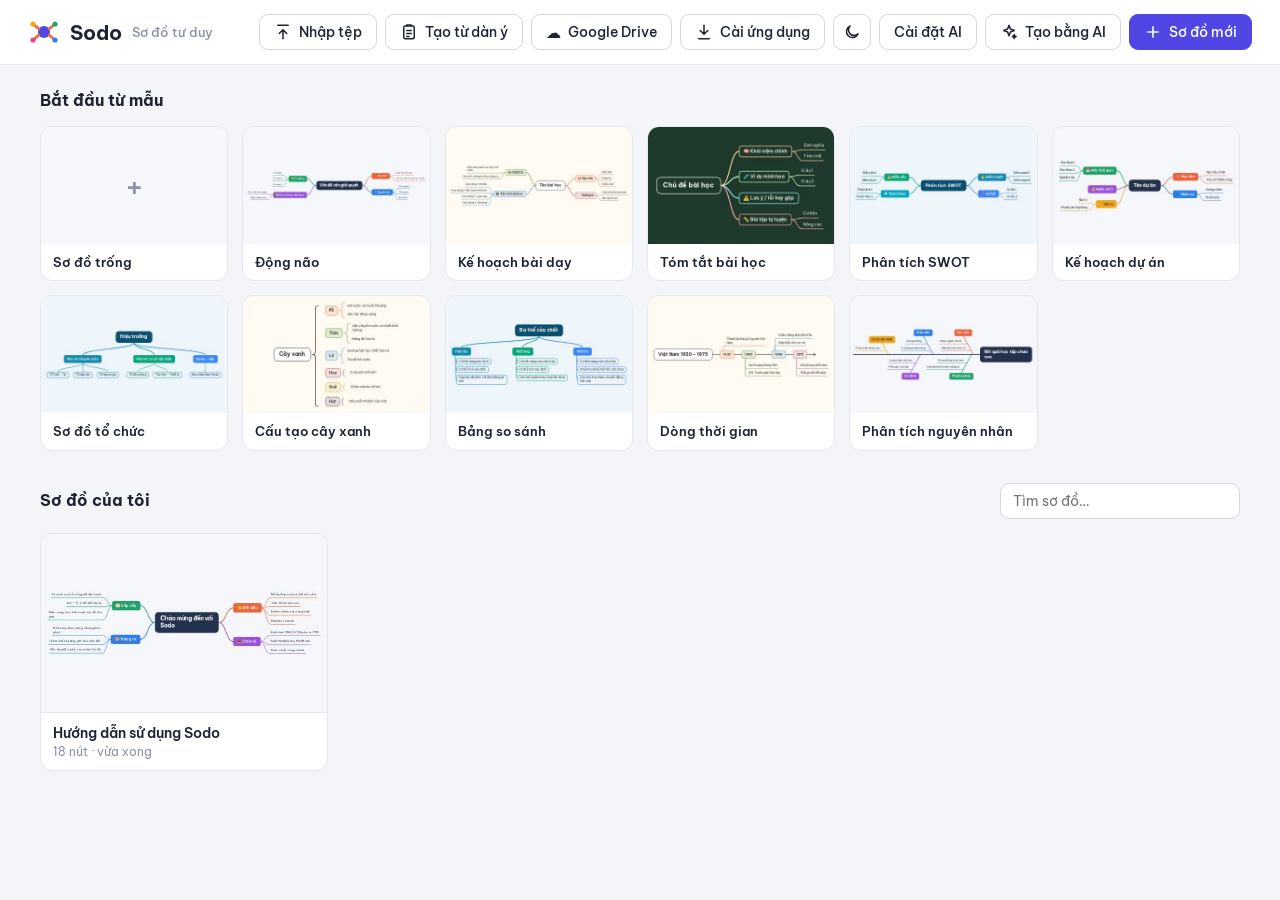
<file: index.html>
<!doctype html>
<html lang="vi">
<head>
<meta charset="utf-8">
<meta name="viewport" content="width=device-width, initial-scale=1">
<title>Sodo — Sơ đồ tư duy</title>
<link rel="preconnect" href="https://fonts.googleapis.com">
<link rel="preconnect" href="https://fonts.gstatic.com" crossorigin>
<link href="https://fonts.googleapis.com/css2?family=Be+Vietnam+Pro:ital,wght@0,400;0,500;0,600;0,700;1,400;1,600;1,700&family=Pangolin&display=swap" rel="stylesheet">
<link rel="manifest" href="manifest.webmanifest">
<link rel="icon" href="icons/icon.svg" type="image/svg+xml">
<link rel="apple-touch-icon" href="icons/apple-touch-icon.png">
<meta name="theme-color" content="#ffffff">
<meta name="apple-mobile-web-app-title" content="Sodo">
<link rel="stylesheet" href="styles.css">
</head>
<body>

<!-- ============ TRANG CHỦ ============ -->
<div id="home" class="screen">
  <header class="home-top">
    <div class="brand">
      <svg class="logo" viewBox="0 0 32 32"><circle cx="16" cy="16" r="6" fill="#4f46e5"/><path d="M21 13l6-5M21 19l6 5M11 13L5 8M11 19l-6 5" stroke="#f0643c" stroke-width="2.6" stroke-linecap="round"/><circle cx="27" cy="8" r="2.6" fill="#20a36b"/><circle cx="27" cy="24" r="2.6" fill="#2f80ed"/><circle cx="5" cy="8" r="2.6" fill="#f2a516"/><circle cx="5" cy="24" r="2.6" fill="#e8488a"/></svg>
      <span>Sodo</span><small>Sơ đồ tư duy</small>
    </div>
    <div class="home-actions">
      <button class="btn" data-act="import-file" data-icon="upload">Nhập tệp</button>
      <button class="btn" data-act="import-text" data-icon="text">Tạo từ dàn ý</button>
      <button class="btn drive-btn" data-act="drive" hidden><span class="cloud">☁</span><span class="lbl">Google Drive</span></button>
      <button class="btn" data-act="install-app" data-icon="download" hidden>Cài ứng dụng</button>
      <button class="btn icon-only" data-act="ui-toggle" data-icon="moon" title="Đổi giao diện sáng / tối" aria-label="Đổi giao diện sáng / tối"></button>
      <button class="btn" data-act="ai-settings" title="Chọn dịch vụ AI và nhập khóa API">Cài đặt AI</button>
      <button class="btn" data-act="ai-create" data-icon="sparkle">Tạo bằng AI</button>
      <button class="btn primary" data-act="new-tpl" data-tpl="blank" data-icon="plus">Sơ đồ mới</button>
    </div>
  </header>
  <main class="home-main">
    <section>
      <h2>Bắt đầu từ mẫu</h2>
      <div id="tpl-grid" class="tpl-grid"></div>
    </section>
    <section>
      <div class="sec-head">
        <h2>Sơ đồ của tôi</h2>
        <input id="home-search" class="field" type="search" placeholder="Tìm sơ đồ…">
      </div>
      <div id="map-grid" class="map-grid"></div>
    </section>
  </main>
  <input id="file-input" type="file" accept=".json,.md,.markdown,.txt,.mm,.opml,.xml" hidden>
</div>

<!-- ============ TRÌNH SOẠN THẢO ============ -->
<div id="editor" class="screen" hidden>
  <header class="tb">
    <button class="tbtn" data-act="home" data-icon="back" title="Về danh sách sơ đồ"></button>
    <input id="map-title" class="title-input" spellcheck="false" aria-label="Tên sơ đồ">
    <span id="save-state" class="save-state">Đã lưu</span>
    <button class="tbtn drive-btn" data-act="drive" hidden><span class="cloud">☁</span><span class="lbl">Google Drive</span></button>
    <span class="tb-sep"></span>
    <button class="tbtn" data-act="undo" data-icon="undo" title="Hoàn tác (Ctrl+Z)"></button>
    <button class="tbtn" data-act="redo" data-icon="redo" title="Làm lại (Ctrl+Shift+Z)"></button>
    <span class="tb-sep"></span>
    <button class="tbtn wide" data-act="add-child" data-icon="child" title="Thêm nút con (Tab)"><span class="lbl">Nút con</span></button>
    <button class="tbtn wide" data-act="add-sibling" data-icon="sibling" title="Thêm nút cùng cấp (Enter)"><span class="lbl">Cùng cấp</span></button>
    <button class="tbtn wide" data-act="relate" data-icon="relate" title="Nối hai nút bằng mũi tên"><span class="lbl">Mối nối</span></button>
    <button class="tbtn wide" data-act="ai-expand" data-icon="sparkle" title="AI gợi ý ý con cho nút đang chọn"><span class="lbl">AI gợi ý</span></button>
    <div class="tb-spacer"></div>
    <button class="tbtn" data-act="quiz" data-icon="quiz" title="Ôn tập: che chữ các nhánh, bấm để lật"></button>
    <button class="tbtn wide" data-act="questions" data-icon="check" title="Câu hỏi ôn tập do AI soạn: làm bài, chấm điểm, in đề"><span class="lbl">Câu hỏi</span></button>
    <button class="tbtn" data-act="toggle-outline" data-icon="outline" title="Dàn ý"></button>
    <button class="tbtn" data-act="search" data-icon="search" title="Tìm kiếm (Ctrl+F)"></button>
    <button class="tbtn" data-act="present" data-icon="play" title="Trình chiếu"></button>
    <button class="tbtn wide" data-act="share" data-icon="share" title="Chia sẻ bằng link"><span class="lbl">Chia sẻ</span></button>
    <div class="dd">
      <button class="tbtn wide" data-dd="export" data-icon="download" title="Xuất / tải về"><span class="lbl">Xuất</span></button>
      <div class="dd-menu" id="dd-export" hidden>
        <button data-act="export-png">Ảnh PNG</button>
        <button data-act="export-svg">Ảnh SVG (vector)</button>
        <button data-act="print">In / Lưu PDF</button>
        <button data-act="print-poster">In nhiều trang A4 (khổ lớn)</button>
        <button data-act="export-pptx">PowerPoint (.pptx)</button>
        <hr>
        <button data-act="export-md">Dàn ý Markdown (.md)</button>
        <button data-act="export-mm">FreeMind / XMind (.mm)</button>
        <button data-act="export-json">Tệp Sodo (.json)</button>
      </div>
    </div>
    <button class="tbtn" data-act="toggle-panel" data-icon="panel" title="Ẩn/hiện bảng định dạng"></button>
    <button class="tbtn" data-act="help" data-icon="help" title="Phím tắt"></button>
  </header>

  <div class="ed-body">
    <aside id="outline" class="outline" hidden>
      <div class="side-head">Dàn ý <button class="xbtn" data-act="toggle-outline" title="Đóng">×</button></div>
      <div class="ol-tip">Enter: dòng mới · Tab / Shift+Tab: thụt lề</div>
      <div id="ol-list" class="ol-list"></div>
    </aside>

    <div id="canvas" class="canvas" tabindex="-1">
      <div id="world">
        <svg id="edges" class="layer" width="1" height="1"></svg>
        <div id="nodes"></div>
        <svg id="rels" class="layer" width="1" height="1"></svg>
        <div id="drop-mark" hidden></div>
        <textarea id="node-editor" spellcheck="false" hidden></textarea>
      </div>

      <div id="searchbar" class="floatbar searchbar" hidden>
        <span data-icon="search"></span>
        <input id="search-input" placeholder="Tìm trong sơ đồ…">
        <span id="search-count" class="muted"></span>
        <button class="xbtn" data-act="search-prev" title="Trước">↑</button>
        <button class="xbtn" data-act="search-next" title="Sau">↓</button>
        <button class="xbtn" data-act="search-close" title="Đóng">×</button>
      </div>

      <div id="hint" class="hint" hidden></div>

      <div class="zoombar">
        <button data-act="zoom-out" title="Thu nhỏ (Ctrl+−)">−</button>
        <button data-act="zoom-reset" id="zoom-label" title="Về 100%">100%</button>
        <button data-act="zoom-in" title="Phóng to (Ctrl+=)">+</button>
        <button data-act="zoom-fit" data-icon="fit" title="Vừa màn hình (Ctrl+0)"></button>
      </div>

      <div id="quiz-bar" class="floatbar quiz-bar" hidden>
        <b>Ôn tập</b>
        <span class="seg-mini">
          <button data-act="quiz-depth" data-val="1" title="Che mọi nhánh, chỉ hiện chủ đề trung tâm">Che hết</button>
          <button data-act="quiz-depth" data-val="2" title="Hiện nhánh chính, che các ý con">Che ý con</button>
        </span>
        <span id="quiz-count" class="muted"></span>
        <button class="btn small" data-act="quiz-all">Hiện tất cả</button>
        <button class="btn small" data-act="quiz-reset">Che lại</button>
        <button class="xbtn" data-act="quiz-exit" title="Thoát (Esc)">×</button>
      </div>

      <div id="shared-bar" class="floatbar shared-bar" hidden>
        <span>Bạn đang xem sơ đồ được chia sẻ — thay đổi sẽ không được lưu.</span>
        <button class="btn small primary" data-act="save-shared">Lưu vào sơ đồ của tôi</button>
      </div>

      <div id="present-bar" class="present-bar" hidden>
        <button data-act="present-prev" title="Trước (←)">‹</button>
        <span id="present-count">1 / 1</span>
        <button data-act="present-next" title="Tiếp (→, Space)">›</button>
        <button data-act="present-play" title="Tự chạy (5 giây mỗi ý)" style="font-size:14px">▶</button>
        <select id="present-sec" title="Thời gian mỗi ý khi tự chạy"></select>
        <button data-act="present-fx" title="Hiệu ứng" style="font-size:16px">✨</button>
        <button data-act="present-exit" title="Thoát (Esc)">×</button>
      </div>
    </div>

    <aside id="panel" class="panel">
      <div class="tabs">
        <button data-act="panel-tab" data-val="node">Định dạng</button>
        <button data-act="panel-tab" data-val="map">Sơ đồ</button>
      </div>
      <div id="panel-body" class="panel-body"></div>
    </aside>
  </div>
</div>

<div id="modal-root"></div>
<div id="toasts"></div>
<script src="app.js"></script>
</body>
</html>
</file>
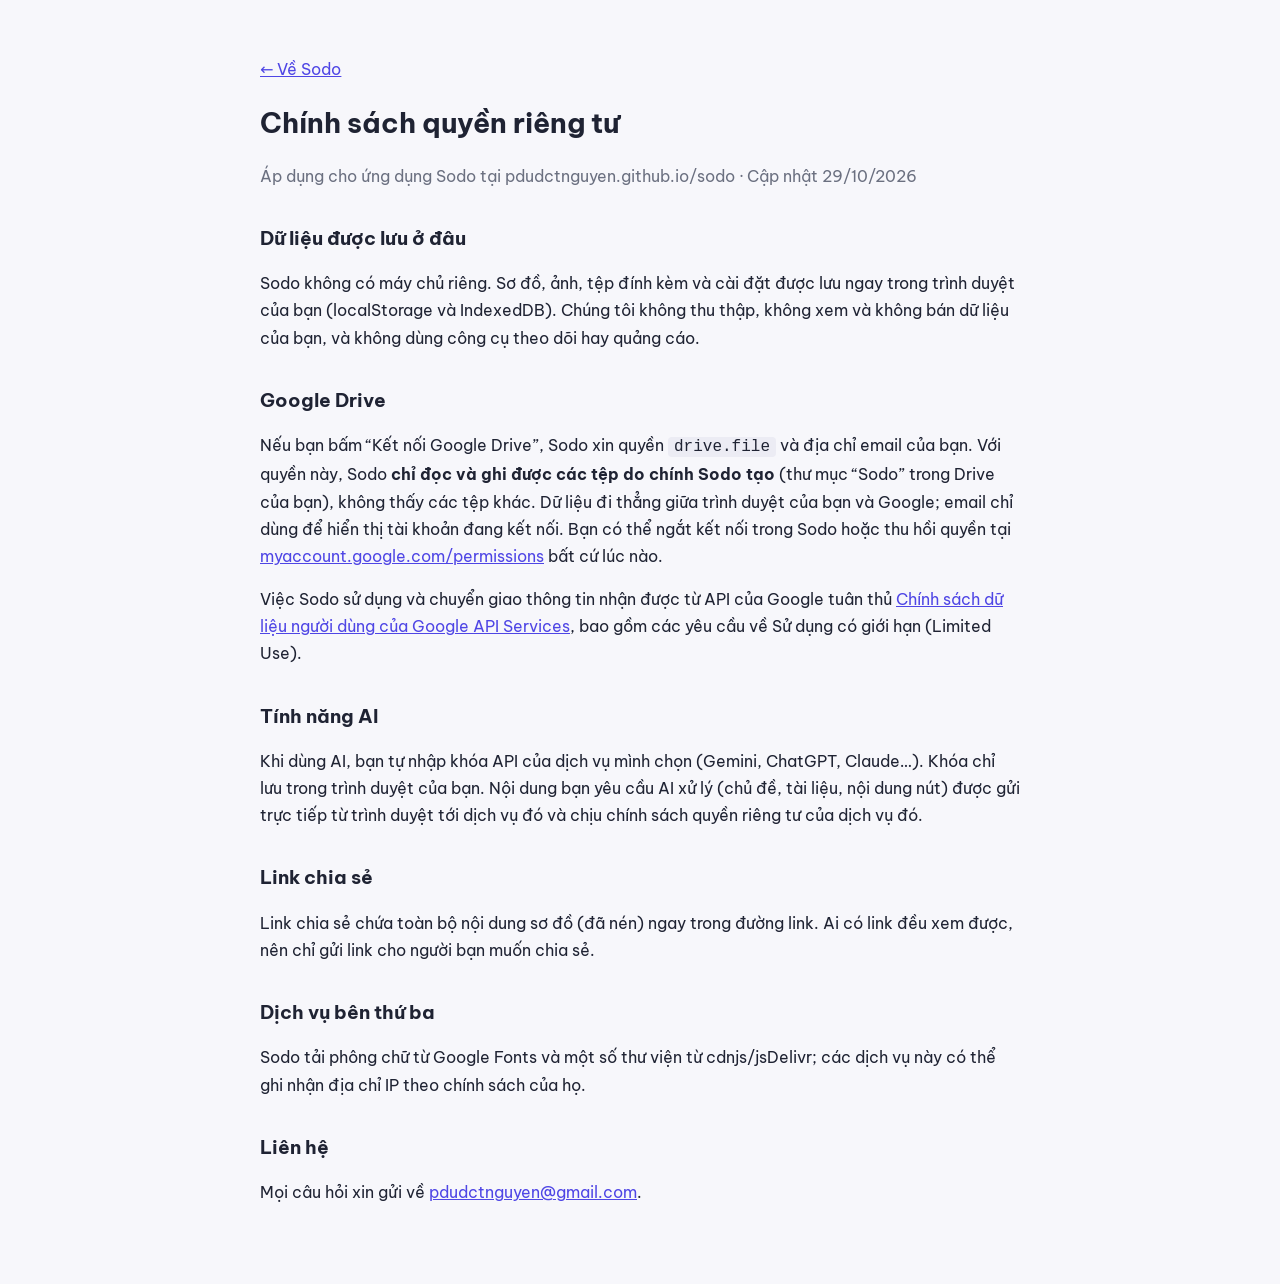
<file: privacy.html>
<!doctype html>
<html lang="vi">
<head>
<meta charset="utf-8">
<meta name="viewport" content="width=device-width, initial-scale=1">
<title>Sodo — Chính sách quyền riêng tư</title>
<link rel="icon" href="icons/icon.svg" type="image/svg+xml">
<link href="https://fonts.googleapis.com/css2?family=Be+Vietnam+Pro:wght@400;600;700&display=swap" rel="stylesheet">
<style>
  body { margin: 0; background: #f7f7fb; color: #1f2333; font: 16px/1.7 'Be Vietnam Pro', system-ui, sans-serif; }
  main { max-width: 760px; margin: 0 auto; padding: 40px 16px 64px; }
  h1 { font-size: 28px; margin: 0 0 4px; }
  h2 { font-size: 19px; margin: 32px 0 8px; }
  .muted { color: #6b7080; }
  a { color: #4f46e5; }
  code { background: #ececf4; padding: 1px 6px; border-radius: 4px; }
</style>
</head>
<body>
<main>
  <p><a href="./">← Về Sodo</a></p>
  <h1>Chính sách quyền riêng tư</h1>
  <p class="muted">Áp dụng cho ứng dụng Sodo tại pdudctnguyen.github.io/sodo · Cập nhật 29/10/2026</p>

  <h2>Dữ liệu được lưu ở đâu</h2>
  <p>Sodo không có máy chủ riêng. Sơ đồ, ảnh, tệp đính kèm và cài đặt được lưu ngay trong trình duyệt của bạn (localStorage và IndexedDB). Chúng tôi không thu thập, không xem và không bán dữ liệu của bạn, và không dùng công cụ theo dõi hay quảng cáo.</p>

  <h2>Google Drive</h2>
  <p>Nếu bạn bấm “Kết nối Google Drive”, Sodo xin quyền <code>drive.file</code> và địa chỉ email của bạn. Với quyền này, Sodo <b>chỉ đọc và ghi được các tệp do chính Sodo tạo</b> (thư mục “Sodo” trong Drive của bạn), không thấy các tệp khác. Dữ liệu đi thẳng giữa trình duyệt của bạn và Google; email chỉ dùng để hiển thị tài khoản đang kết nối. Bạn có thể ngắt kết nối trong Sodo hoặc thu hồi quyền tại <a href="https://myaccount.google.com/permissions">myaccount.google.com/permissions</a> bất cứ lúc nào.</p>
  <p>Việc Sodo sử dụng và chuyển giao thông tin nhận được từ API của Google tuân thủ <a href="https://developers.google.com/terms/api-services-user-data-policy">Chính sách dữ liệu người dùng của Google API Services</a>, bao gồm các yêu cầu về Sử dụng có giới hạn (Limited Use).</p>

  <h2>Tính năng AI</h2>
  <p>Khi dùng AI, bạn tự nhập khóa API của dịch vụ mình chọn (Gemini, ChatGPT, Claude…). Khóa chỉ lưu trong trình duyệt của bạn. Nội dung bạn yêu cầu AI xử lý (chủ đề, tài liệu, nội dung nút) được gửi trực tiếp từ trình duyệt tới dịch vụ đó và chịu chính sách quyền riêng tư của dịch vụ đó.</p>

  <h2>Link chia sẻ</h2>
  <p>Link chia sẻ chứa toàn bộ nội dung sơ đồ (đã nén) ngay trong đường link. Ai có link đều xem được, nên chỉ gửi link cho người bạn muốn chia sẻ.</p>

  <h2>Dịch vụ bên thứ ba</h2>
  <p>Sodo tải phông chữ từ Google Fonts và một số thư viện từ cdnjs/jsDelivr; các dịch vụ này có thể ghi nhận địa chỉ IP theo chính sách của họ.</p>

  <h2>Liên hệ</h2>
  <p>Mọi câu hỏi xin gửi về <a href="mailto:pdudctnguyen@gmail.com">pdudctnguyen@gmail.com</a>.</p>
</main>
</body>
</html>
</file>
<file: styles.css>
:root {
  --font: "Be Vietnam Pro", system-ui, -apple-system, "Segoe UI", sans-serif;
  --bg: #f4f5f9;
  --surface: #ffffff;
  --surface-2: #f7f8fb;
  --line: #e4e7ee;
  --line-2: #d3d8e2;
  --ink: #1d2433;
  --ink-2: #4b5466;
  --muted: #8a92a3;
  --accent: #4f46e5;
  --accent-2: #eef0ff;
  --danger: #dc2f45;
  --sel: #4c8bf5;
  --radius: 10px;
  --shadow: 0 1px 2px rgba(20, 28, 45, .06), 0 4px 16px rgba(20, 28, 45, .06);
  --shadow-lg: 0 12px 40px rgba(20, 28, 45, .18);
  --float: rgba(255, 255, 255, .95);
  color-scheme: light;
}
/* Giao diện tối: chọn tay (data-ui="dark") hoặc theo máy khi chưa chọn */
:root[data-ui="dark"] {
  --bg: #12151c; --surface: #1b1f29; --surface-2: #232835; --line: #2c3240; --line-2: #3b4253;
  --ink: #e8ebf1; --ink-2: #b6bdca; --muted: #828a9c; --accent: #7c74ff; --accent-2: #2a2852; --danger: #f0566a; --sel: #5b9bff;
  --shadow: 0 1px 2px rgba(0, 0, 0, .35), 0 4px 16px rgba(0, 0, 0, .3); --shadow-lg: 0 12px 40px rgba(0, 0, 0, .55);
  --float: rgba(27, 31, 41, .95); color-scheme: dark;
}
@media (prefers-color-scheme: dark) {
  :root:not([data-ui]) {
    --bg: #12151c; --surface: #1b1f29; --surface-2: #232835; --line: #2c3240; --line-2: #3b4253;
    --ink: #e8ebf1; --ink-2: #b6bdca; --muted: #828a9c; --accent: #7c74ff; --accent-2: #2a2852; --danger: #f0566a; --sel: #5b9bff;
    --shadow: 0 1px 2px rgba(0, 0, 0, .35), 0 4px 16px rgba(0, 0, 0, .3); --shadow-lg: 0 12px 40px rgba(0, 0, 0, .55);
    --float: rgba(27, 31, 41, .95); color-scheme: dark;
  }
}

* { box-sizing: border-box; }
html, body { margin: 0; height: 100%; }
body {
  font: 14px/1.45 var(--font);
  color: var(--ink);
  background: var(--bg);
  -webkit-font-smoothing: antialiased;
  overflow: hidden;
}
button, input, textarea, select { font: inherit; color: inherit; }
button { cursor: pointer; }
[hidden] { display: none !important; }
.screen { position: fixed; inset: 0; display: flex; flex-direction: column; }
svg.i { width: 18px; height: 18px; flex: none; }
.muted { color: var(--muted); }

/* ---------- Nút chung ---------- */
.btn {
  display: inline-flex; align-items: center; gap: 7px;
  height: 36px; padding: 0 14px;
  border: 1px solid var(--line-2); border-radius: 9px;
  background: var(--surface); font-weight: 500;
  transition: background .15s, border-color .15s;
}
.btn:hover { background: var(--surface-2); border-color: var(--line-2); }
.btn.primary { background: var(--accent); border-color: var(--accent); color: #fff; }
.btn.primary:hover { background: #4338ca; }
.btn.danger { background: var(--danger); border-color: var(--danger); color: #fff; }
.btn.small { height: 30px; padding: 0 10px; font-size: 13px; }
.field {
  height: 36px; padding: 0 12px; border: 1px solid var(--line-2); border-radius: 9px;
  background: var(--surface); outline: none; min-width: 0;
}
.field:focus, textarea.field:focus { border-color: var(--accent); box-shadow: 0 0 0 3px var(--accent-2); }
textarea.field { height: auto; padding: 10px 12px; resize: vertical; width: 100%; line-height: 1.5; }

/* ---------- Trang chủ ---------- */
.home-top {
  display: flex; align-items: center; justify-content: space-between; gap: 16px;
  padding: 14px 28px; background: var(--surface); border-bottom: 1px solid var(--line);
  flex-wrap: wrap;
}
.brand { display: flex; align-items: center; gap: 10px; font-weight: 700; font-size: 20px; }
.brand small { font-weight: 500; font-size: 13px; color: var(--muted); }
.logo { width: 32px; height: 32px; }
.home-actions { display: flex; gap: 8px; flex-wrap: wrap; }
.home-main { flex: 1; overflow: auto; padding: 24px 28px 60px; }
.home-main section { max-width: 1200px; margin: 0 auto 32px; }
.home-main h2 { font-size: 16px; margin: 0 0 14px; }
.sec-head { display: flex; align-items: center; justify-content: space-between; gap: 12px; margin-bottom: 14px; }
.sec-head h2 { margin: 0; }
.sec-head .field { width: 240px; }

.tpl-grid { display: grid; grid-template-columns: repeat(auto-fill, minmax(170px, 1fr)); gap: 14px; }
.tpl {
  border: 1px solid var(--line); border-radius: 12px; background: var(--surface);
  padding: 0; overflow: hidden; text-align: left; transition: transform .15s, box-shadow .15s;
}
.tpl:hover { transform: translateY(-2px); box-shadow: var(--shadow); }
.tpl img, .tpl .ph { display: block; width: 100%; aspect-ratio: 16/10; object-fit: cover; background: var(--surface-2); }
.tpl .ph { display: grid; place-items: center; font-size: 34px; color: var(--muted); }
.tpl span { display: block; padding: 9px 12px; font-weight: 600; font-size: 13px; }

.map-grid { display: grid; grid-template-columns: repeat(auto-fill, minmax(230px, 1fr)); gap: 16px; }
.card {
  position: relative; border: 1px solid var(--line); border-radius: 12px; background: var(--surface);
  overflow: hidden; cursor: pointer; transition: box-shadow .15s, transform .15s;
}
.card:hover { box-shadow: var(--shadow); transform: translateY(-2px); }
.card img, .card .ph { display: block; width: 100%; aspect-ratio: 16/10; object-fit: cover; background: var(--surface-2); border-bottom: 1px solid var(--line); }
.card .meta { padding: 10px 12px; }
.card .t { font-weight: 600; white-space: nowrap; overflow: hidden; text-overflow: ellipsis; }
.card .s { font-size: 12px; color: var(--muted); }
.card .acts {
  position: absolute; top: 8px; right: 8px; display: flex; gap: 4px; opacity: 0; transition: opacity .15s;
}
.card:hover .acts, .card:focus-within .acts { opacity: 1; }
.card .acts button {
  width: 30px; height: 30px; display: grid; place-items: center; border: none; border-radius: 8px;
  background: var(--float); box-shadow: var(--shadow); color: var(--ink-2);
}
.card .acts button:hover { color: var(--accent); }
.card .acts button.del:hover { color: var(--danger); }
.card .acts svg.i { width: 16px; height: 16px; }
.empty { padding: 40px; text-align: center; color: var(--muted); border: 1.5px dashed var(--line-2); border-radius: 12px; }

/* ---------- Thanh công cụ ---------- */
.tb {
  display: flex; align-items: center; gap: 4px; height: 54px; padding: 0 10px;
  background: var(--surface); border-bottom: 1px solid var(--line); flex: none; z-index: 5;
}
.tbtn {
  display: inline-flex; align-items: center; justify-content: center; gap: 6px;
  min-width: 36px; height: 36px; padding: 0 8px; border: none; border-radius: 8px;
  background: transparent; color: var(--ink-2); font-weight: 500; font-size: 13px;
}
.tbtn:hover { background: var(--surface-2); color: var(--ink); }
.tbtn.on { background: var(--accent-2); color: var(--accent); }
.tbtn:disabled { opacity: .35; cursor: default; background: transparent; }
.tb-sep { width: 1px; height: 22px; background: var(--line); margin: 0 6px; flex: none; }
.tb-spacer { flex: 1; }
.title-input {
  border: 1px solid transparent; border-radius: 8px; background: transparent;
  font-weight: 600; font-size: 15px; height: 36px; padding: 0 8px; width: 260px; min-width: 80px; outline: none;
  text-overflow: ellipsis;
}
.title-input:hover { border-color: var(--line); }
.title-input:focus { border-color: var(--accent); background: var(--surface); }
.save-state { font-size: 12px; color: var(--muted); white-space: nowrap; }
.dd { position: relative; }
.dd-menu {
  position: absolute; right: 0; top: 42px; z-index: 30; min-width: 220px; padding: 6px;
  background: var(--surface); border: 1px solid var(--line); border-radius: 10px; box-shadow: var(--shadow-lg);
}
.dd-menu button {
  display: block; width: 100%; text-align: left; padding: 8px 10px; border: none; border-radius: 7px; background: transparent;
}
.dd-menu button:hover { background: var(--surface-2); }
.dd-menu hr { border: none; border-top: 1px solid var(--line); margin: 5px 2px; }

/* ---------- Khu vực chính ---------- */
.ed-body { flex: 1; display: flex; min-height: 0; }
.canvas {
  position: relative; flex: 1; overflow: hidden; outline: none; touch-action: none;
  cursor: grab; user-select: none; -webkit-user-select: none;
}
.canvas.panning { cursor: grabbing; }
.canvas.relating, .canvas.relating .node { cursor: crosshair; }
#world { position: absolute; left: 0; top: 0; transform-origin: 0 0; }
#world.anim { transition: transform .4s cubic-bezier(.3,.7,.3,1); }
.layer { position: absolute; left: 0; top: 0; overflow: visible; pointer-events: none; }
#rels { z-index: 2; }
#nodes { position: absolute; left: 0; top: 0; z-index: 1; }

.node {
  position: absolute; display: flex; align-items: center; white-space: nowrap;
  cursor: pointer; transition: opacity .25s;
}
.node .tx { white-space: pre; flex: none; }
.node .ic { flex: none; display: inline-flex; justify-content: flex-start; line-height: 1; }
.node .inds { display: inline-flex; gap: 2px; margin-left: 4px; flex: none; }
.node .ind { width: 16px; font-size: 12px; line-height: 1; text-align: center; cursor: pointer; }
.node.sel { outline: 2px solid var(--sel); outline-offset: 3px; }
.node.s-underline.sel, .node.s-none.sel { outline-offset: 2px; border-radius: 4px; }
.node.match { box-shadow: 0 0 0 4px rgba(250, 204, 21, .75) !important; }
.node.editing .tx { visibility: hidden; }
.node.dragging { opacity: .3; }
.node.drop-child { outline: 2.5px dashed var(--sel); outline-offset: 4px; }

.tog {
  position: absolute; transform: translate(-50%, -50%);
  min-width: 18px; height: 18px; padding: 0 4px; border-radius: 9px;
  border: 1.5px solid var(--c); background: #fff; color: var(--c);
  font: 700 10px/15px var(--font); text-align: center; opacity: 0; transition: opacity .15s;
  z-index: 2;
}
.node:hover .tog, .node.sel .tog, .tog.col { opacity: 1; }
.tog.add { font-size: 13px; line-height: 14px; }
.tog:hover { background: var(--c); color: #fff; }

#drop-mark { position: absolute; height: 3px; border-radius: 2px; background: var(--sel); pointer-events: none; z-index: 3; }

#node-editor {
  position: absolute; z-index: 4; margin: 0; padding: 0; border: none; outline: none; resize: none;
  background: transparent; overflow: hidden; white-space: pre-wrap; word-break: break-word;
}

.rel { fill: none; stroke-width: 2; stroke-dasharray: 7 5; }
.rel-hit { fill: none; stroke: transparent; stroke-width: 14; pointer-events: stroke; cursor: pointer; }
.rel-g.sel .rel { stroke: var(--sel) !important; stroke-width: 3; }
.rel-g.sel .rel-head { fill: var(--sel) !important; }
.rel-label { font: 500 12px var(--font); paint-order: stroke; stroke-width: 5px; stroke-linejoin: round; }

/* Trình chiếu */
.presenting .tb, .presenting .panel, .presenting .outline, .presenting .zoombar { display: none !important; }
.presenting #world .node:not(.pf) { opacity: .12; }
.presenting #edges path:not(.pf) { opacity: .1; }
.presenting #rels { opacity: .1; }
.presenting .node.sel { outline: none; }
.presenting #world.anim { transition-duration: .75s; transition-timing-function: cubic-bezier(.45,.05,.25,1); }
.presenting #world .node.gone, .presenting #edges path.gone { visibility: hidden; }
.presenting.fx-build #world .node:not(.pf) { opacity: .45; }
.presenting #world .node.enter { animation: pf-pop .55s cubic-bezier(.2,1.5,.45,1) var(--d, 0ms) both; }
.presenting #edges path.enter { stroke-dasharray: 1; animation: pf-draw .45s ease-out var(--d, 0ms) both; }
.presenting #world .node.leave, .presenting #edges path.leave { animation: pf-fade .5s ease; }
@keyframes pf-pop { from { opacity: 0; transform: scale(.4); } 60% { opacity: 1; } }
@keyframes pf-draw { from { stroke-dashoffset: 1; } to { stroke-dashoffset: 0; } }
@keyframes pf-fade { from { opacity: 1; } }
@media (prefers-reduced-motion: reduce) {
  .presenting #world .node.enter, .presenting #edges path.enter, .presenting #world .node.leave, .presenting #edges path.leave { animation: none; }
  .presenting #world.anim { transition-duration: .01s; }
}
.present-bar button.on { background: rgba(255,255,255,.22); }
.present-bar select { height: 30px; border: none; border-radius: 15px; padding: 0 6px; background: rgba(255,255,255,.12); color: #fff; font: 13px var(--font); cursor: pointer; }
.present-bar select option { color: #1f2333; }
.present-bar {
  position: absolute; bottom: 22px; left: 50%; transform: translateX(-50%); z-index: 10;
  display: flex; align-items: center; gap: 4px; padding: 6px; border-radius: 30px;
  background: rgba(20, 24, 34, .82); color: #fff; backdrop-filter: blur(6px);
}
.present-bar button { width: 36px; height: 36px; border-radius: 50%; border: none; background: transparent; color: #fff; font-size: 20px; }
.present-bar button:hover { background: rgba(255,255,255,.15); }
.present-bar span { min-width: 64px; text-align: center; font-size: 13px; font-variant-numeric: tabular-nums; }

/* Thanh nổi */
.floatbar {
  position: absolute; z-index: 8; display: flex; align-items: center; gap: 6px;
  background: var(--surface); border: 1px solid var(--line); border-radius: 10px; box-shadow: var(--shadow);
}
.searchbar { top: 12px; right: 12px; padding: 5px 6px 5px 12px; color: var(--ink-2); }
.searchbar input { border: none; outline: none; width: 200px; height: 30px; background: transparent; color: var(--ink); }
.xbtn {
  width: 28px; height: 28px; border: none; border-radius: 7px; background: transparent; color: var(--ink-2);
  font-size: 16px; display: inline-grid; place-items: center;
}
.xbtn:hover { background: var(--surface-2); color: var(--ink); }
.zoombar {
  position: absolute; right: 14px; bottom: 14px; z-index: 8; display: flex; align-items: center;
  background: var(--surface); border: 1px solid var(--line); border-radius: 10px; box-shadow: var(--shadow); padding: 3px;
}
.zoombar button {
  height: 30px; min-width: 30px; border: none; background: transparent; border-radius: 7px;
  font-size: 16px; color: var(--ink-2); display: inline-grid; place-items: center;
}
.zoombar button:hover { background: var(--surface-2); color: var(--ink); }
#zoom-label { font-size: 12px; min-width: 52px; font-variant-numeric: tabular-nums; }
.hint {
  position: absolute; top: 14px; left: 50%; transform: translateX(-50%); z-index: 9;
  padding: 8px 14px; border-radius: 20px; background: #1d2433; color: #fff; font-size: 13px; box-shadow: var(--shadow);
}

/* ---------- Bảng bên ---------- */
.panel, .outline {
  flex: none; background: var(--surface); display: flex; flex-direction: column; min-height: 0;
}
.panel { width: 284px; border-left: 1px solid var(--line); }
.outline { width: 290px; border-right: 1px solid var(--line); }
.side-head { display: flex; align-items: center; justify-content: space-between; padding: 12px 12px 4px 16px; font-weight: 600; }
.ol-tip { padding: 0 16px 8px; font-size: 12px; color: var(--muted); }
.ol-list { flex: 1; overflow: auto; padding: 4px 8px 40px; }
.ol-row { display: flex; align-items: center; gap: 6px; padding-left: calc(var(--d) * 18px + 6px); border-radius: 6px; }
.ol-row.on { background: var(--accent-2); }
.ol-dot { width: 7px; height: 7px; border-radius: 50%; flex: none; }
.ol-in { flex: 1; min-width: 0; border: none; outline: none; background: transparent; height: 28px; padding: 0 4px; }
.ol-row[style*="--d:0"] .ol-in { font-weight: 700; }
.ol-row[style*="--d:1"] .ol-in { font-weight: 600; }

.tabs { display: flex; gap: 4px; padding: 8px 10px 0; border-bottom: 1px solid var(--line); }
.tabs button {
  flex: 1; height: 36px; border: none; background: transparent; font-weight: 600; color: var(--muted);
  border-bottom: 2px solid transparent; margin-bottom: -1px;
}
.tabs button.on { color: var(--accent); border-bottom-color: var(--accent); }
.panel-body { flex: 1; overflow: auto; padding: 4px 16px 40px; }
.pn-sec { padding: 12px 0; border-bottom: 1px solid var(--line); }
.pn-sec:last-child { border-bottom: none; }
.pn-label { font-size: 12px; font-weight: 600; color: var(--ink-2); margin-bottom: 8px; display: flex; justify-content: space-between; align-items: center; }
.pn-label button { border: none; background: none; color: var(--accent); font-size: 12px; padding: 0; }
.pn-empty { padding: 28px 6px; color: var(--muted); text-align: center; }
.swatches { display: flex; flex-wrap: wrap; gap: 6px; }
.sw {
  width: 24px; height: 24px; border-radius: 50%; border: 1px solid rgba(0,0,0,.12); padding: 0; position: relative;
}
.sw.on { box-shadow: 0 0 0 2px var(--surface), 0 0 0 4px var(--sel); }
.sw.none { background: linear-gradient(135deg, #fff 45%, #e03131 45%, #e03131 55%, #fff 55%); }
.sw.custom { overflow: hidden; background: conic-gradient(red, yellow, lime, cyan, blue, magenta, red); }
.sw.custom input { position: absolute; inset: 0; opacity: 0; cursor: pointer; width: 100%; height: 100%; }
.seg { display: grid; grid-template-columns: repeat(3, 1fr); gap: 6px; }
.seg button {
  height: 32px; border: 1px solid var(--line-2); border-radius: 7px; background: var(--surface); font-size: 12px;
}
.seg button.on { border-color: var(--accent); background: var(--accent-2); color: var(--accent); font-weight: 600; }
.row { display: flex; gap: 6px; align-items: center; }
.row .val { min-width: 32px; text-align: center; font-variant-numeric: tabular-nums; }
.sq {
  height: 32px; min-width: 34px; border: 1px solid var(--line-2); border-radius: 7px; background: var(--surface); font-weight: 600;
}
.sq.on { border-color: var(--accent); background: var(--accent-2); color: var(--accent); }
.emoji-grid { display: grid; grid-template-columns: repeat(8, 1fr); gap: 2px; }
.emoji-grid button { height: 30px; border: none; border-radius: 6px; background: transparent; font-size: 17px; padding: 0; }
.emoji-grid button:hover { background: var(--surface-2); }
.emoji-grid button.on { background: var(--accent-2); box-shadow: inset 0 0 0 1.5px var(--accent); }
.pn-sec .field { width: 100%; }
.acts-grid { display: grid; grid-template-columns: 1fr 1fr; gap: 6px; }
.acts-grid .btn { height: 34px; padding: 0 10px; font-size: 13px; justify-content: flex-start; white-space: nowrap; overflow: hidden; }
.acts-grid .btn svg.i { width: 16px; height: 16px; }
.acts-grid .btn.del { color: var(--danger); }

.choice-grid { display: grid; grid-template-columns: 1fr 1fr; gap: 8px; }
.choice {
  border: 1.5px solid var(--line); border-radius: 10px; background: var(--surface); padding: 8px; text-align: center; font-size: 12px; font-weight: 500;
}
.choice:hover { border-color: var(--line-2); }
.choice.on { border-color: var(--accent); color: var(--accent); background: var(--accent-2); }
.choice svg { display: block; width: 100%; height: 44px; margin-bottom: 4px; }
.theme-chip { display: block; height: 44px; border-radius: 6px; margin-bottom: 6px; position: relative; overflow: hidden; }
.theme-chip i { position: absolute; width: 10px; height: 10px; border-radius: 50%; top: 50%; margin-top: -5px; }
.stats { display: grid; grid-template-columns: repeat(3, 1fr); gap: 6px; }
.stats div { background: var(--surface-2); border-radius: 8px; padding: 8px; text-align: center; }
.stats b { display: block; font-size: 18px; }
.stats span { font-size: 11px; color: var(--muted); }

/* ---------- Hộp thoại & thông báo ---------- */
.modal-back {
  position: fixed; inset: 0; background: rgba(15, 20, 32, .42); display: grid; place-items: center; z-index: 100; padding: 16px;
  animation: fade .15s;
}
.modal {
  width: min(520px, 100%); max-height: calc(100vh - 32px); overflow: auto;
  background: var(--surface); border-radius: 14px; box-shadow: var(--shadow-lg); padding: 20px 22px;
}
.modal h3 { margin: 0 0 12px; font-size: 17px; }
.modal .foot { display: flex; justify-content: flex-end; gap: 8px; margin-top: 18px; }
.modal p { margin: 0 0 10px; color: var(--ink-2); }
.keys { width: 100%; border-collapse: collapse; font-size: 13px; }
.keys td { padding: 6px 4px; border-bottom: 1px solid var(--line); }
.keys td:first-child { white-space: nowrap; width: 46%; }
kbd {
  display: inline-block; padding: 1px 6px; border: 1px solid var(--line-2); border-bottom-width: 2px; border-radius: 5px;
  font: 600 11px var(--font); background: var(--surface-2); margin-right: 2px;
}
#toasts { position: fixed; bottom: 22px; left: 50%; transform: translateX(-50%); z-index: 200; display: flex; flex-direction: column; gap: 8px; align-items: center; }
.toast {
  background: #1d2433; color: #fff; padding: 9px 16px; border-radius: 9px; font-size: 13px; box-shadow: var(--shadow-lg);
  animation: rise .2s;
}
@keyframes fade { from { opacity: 0; } }
.update-bar {
  position: fixed; left: 50%; bottom: 20px; transform: translateX(-50%); z-index: 60; max-width: calc(100vw - 32px);
  display: flex; align-items: center; gap: 8px; flex-wrap: wrap; justify-content: center;
  padding: 10px 12px 10px 16px; border-radius: 12px; background: var(--float, #fff); color: var(--ink);
  box-shadow: var(--shadow-lg); font-size: 14px; animation: rise .25s;
}
@keyframes rise { from { opacity: 0; transform: translateY(8px); } }

/* ---------- Màn hình nhỏ ---------- */
@media (max-width: 900px) {
  .tbtn .lbl { display: none; }
  .title-input { width: 140px; }
  .save-state { display: none; }
  .panel { position: absolute; right: 0; top: 54px; bottom: 0; z-index: 20; box-shadow: var(--shadow-lg); }
  .outline { position: absolute; left: 0; top: 54px; bottom: 0; z-index: 20; box-shadow: var(--shadow-lg); }
}
@media (max-width: 600px) {
  .home-top, .home-main { padding-left: 16px; padding-right: 16px; }
  .tb { gap: 0; padding: 0 4px; overflow-x: auto; }
  .tb-sep { margin: 0 2px; }
  .sec-head .field { width: 150px; }
  .panel { width: 100%; }
}
@media print {
  body { overflow: visible; }
}

/* ---------- Ảnh trong nút ---------- */
.node .nimg { position: absolute; border-radius: 6px; object-fit: cover; pointer-events: auto; cursor: zoom-in; }

/* ---------- Chế độ ôn tập ---------- */
.quiz-bar { top: 12px; left: 50%; transform: translateX(-50%); padding: 6px 6px 6px 14px; gap: 10px; white-space: nowrap; }
.quiz-bar #quiz-count { font-size: 13px; font-variant-numeric: tabular-nums; }
.seg-mini { display: inline-flex; border: 1px solid var(--line-2); border-radius: 8px; overflow: hidden; }
.seg-mini button { border: none; background: var(--surface); height: 30px; padding: 0 10px; font-size: 12px; }
.seg-mini button + button { border-left: 1px solid var(--line-2); }
.seg-mini button.on { background: var(--accent-2); color: var(--accent); font-weight: 600; }
.quizzing .node { cursor: pointer; }
.node.hid .tx, .node.hid .ic, .node.hid .inds, .node.hid .nimg { visibility: hidden; }
.node.hid::after {
  content: "?"; position: absolute; inset: 0; display: grid; place-items: center;
  font-weight: 700; color: inherit; border-radius: inherit;
  background: repeating-linear-gradient(-45deg, rgba(127,127,127,.2) 0 5px, transparent 5px 10px);
}
.node.hid:hover::after { background-color: rgba(127,127,127,.12); }
.quizzing .zoombar { bottom: 14px; }

/* ---------- Đang chờ AI ---------- */
.modal.busy { width: auto; display: flex; align-items: center; gap: 12px; padding: 18px 22px; font-weight: 500; }
.spinner { width: 20px; height: 20px; border-radius: 50%; border: 2.5px solid var(--accent-2); border-top-color: var(--accent); animation: spin .8s linear infinite; flex: none; }
@keyframes spin { to { transform: rotate(360deg); } }
@media (max-width: 760px) {
  .quiz-bar { left: 8px; right: 8px; transform: none; overflow-x: auto; }
}
.quizzing .rel-label { visibility: hidden; }

/* ---------- Xem sơ đồ được chia sẻ ---------- */
.shared-bar { left: 14px; bottom: 14px; padding: 6px 6px 6px 14px; gap: 12px; font-size: 13px; max-width: calc(100% - 230px); }
@media (max-width: 760px) { .shared-bar { right: 14px; bottom: 64px; max-width: none; flex-wrap: wrap; } }

/* ---------- Cài đặt AI ---------- */
.prov-grid { display: grid; grid-template-columns: repeat(auto-fill, minmax(165px, 1fr)); gap: 8px; margin: 12px 0 16px; }
.prov {
  text-align: left; border: 1.5px solid var(--line); border-radius: 10px; background: var(--surface);
  padding: 9px 11px; display: flex; flex-wrap: wrap; align-items: center; gap: 4px 6px;
}
.prov:hover { border-color: var(--line-2); }
.prov.on { border-color: var(--accent); background: var(--accent-2); }
.prov small { flex-basis: 100%; color: var(--muted); font-size: 12px; line-height: 1.35; }
.free-tag { display: inline-block; font-size: 11px; font-weight: 600; color: #11804a; background: #dcf5e7; border-radius: 5px; padding: 0 6px; }
.prov-form .pn-label a, .prov-form .pn-label button { font-weight: 500; color: var(--accent); background: none; border: none; padding: 0; font-size: 12px; text-decoration: none; cursor: pointer; }

/* ---------- Liên kết & tệp đính kèm ---------- */
.att-row { display: flex; align-items: center; gap: 4px; padding: 4px 0; border-bottom: 1px dashed var(--line); }
.att-row .pi { width: 22px; text-align: center; flex: none; }
.att-row .pt {
  flex: 1; min-width: 0; text-align: left; border: none; background: none; padding: 2px 0; color: var(--ink);
  text-decoration: none; font-size: 13px; overflow: hidden; text-overflow: ellipsis; white-space: nowrap; cursor: pointer;
}
.att-row .pt:hover { color: var(--accent); }
.att-row .pt small, .popover small { display: block; color: var(--muted); font-size: 11px; overflow: hidden; text-overflow: ellipsis; }
.att-row .xbtn { width: 24px; height: 24px; font-size: 14px; flex: none; }
.popover {
  position: fixed; z-index: 150; min-width: 220px; max-width: 340px; max-height: 50vh; overflow: auto; padding: 5px;
  background: var(--surface); border: 1px solid var(--line); border-radius: 10px; box-shadow: var(--shadow-lg);
}
.popover button {
  display: flex; align-items: center; gap: 8px; width: 100%; text-align: left; border: none; background: none;
  padding: 7px 8px; border-radius: 7px;
}
.popover button:hover { background: var(--surface-2); }
.popover .pt { min-width: 0; flex: 1; overflow: hidden; text-overflow: ellipsis; white-space: nowrap; }

/* ---------- Google Drive ---------- */
.drive-btn .cloud { font-size: 15px; line-height: 1; }
.drive-btn.ok .cloud { color: #11804a; }
.drive-btn.warn .cloud { color: #d9480f; }
.tb .drive-btn .lbl { font-size: 12px; color: var(--muted); }
@media (max-width: 900px) { .tb .drive-btn .lbl { display: none; } }

/* ---------- Câu hỏi ôn tập ---------- */
.qz-list { list-style: none; padding: 0; margin: 0; display: flex; flex-direction: column; gap: 14px; }
.qz-q { border: 1px solid var(--line); border-radius: 12px; padding: 12px 14px; }
.qz-q.ok { border-color: #20a36b; } .qz-q.bad { border-color: #e5484d; }
.qz-text { margin-bottom: 8px; line-height: 1.5; }
.qz-opts { display: grid; grid-template-columns: 1fr 1fr; gap: 6px; }
.qz-opt {
  display: flex; gap: 8px; align-items: baseline; text-align: left; padding: 8px 10px; border-radius: 9px;
  border: 1px solid var(--line-2); background: var(--surface); font: inherit; color: inherit; cursor: pointer;
}
.qz-opt b { color: var(--muted); flex: none; }
.qz-opt:hover { background: var(--surface-2); }
.qz-opt.on { border-color: var(--accent, #4f46e5); background: rgba(79, 70, 229, .08); }
.qz-opt.right { border-color: #20a36b; background: rgba(32, 163, 107, .12); }
.qz-opt.wrong { border-color: #e5484d; background: rgba(229, 72, 77, .1); }
.done .qz-opt { cursor: default; }
.qz-write { width: 100%; resize: vertical; }
.qz-ans { margin-top: 8px; padding: 8px 10px; border-radius: 8px; background: var(--surface-2); font-size: 14px; }
.qz-ans .muted { margin-top: 2px; }
.qz-math svg { vertical-align: middle; }
.qz-score { padding: 10px 14px; border-radius: 10px; background: rgba(229, 72, 77, .1); margin-bottom: 12px; }
.qz-score.good { background: rgba(32, 163, 107, .12); }
.qz-tools { margin-top: 14px; gap: 8px; flex-wrap: wrap; }
@media (max-width: 600px) { .qz-opts { grid-template-columns: 1fr; } }
.tbtn .lbl { white-space: nowrap; }
/* Thanh công cụ hẹp: ẩn chữ của các nút đã có phím tắt quen thuộc trước, giữ chữ cho AI / Câu hỏi / Chia sẻ */
@media (max-width: 1420px) {
  .tbtn[data-act="add-child"] .lbl, .tbtn[data-act="add-sibling"] .lbl, .tbtn[data-act="relate"] .lbl, .tb .drive-btn .lbl { display: none; }
}

/* ---------- Hình nút vẽ bằng path (bầu dục, đám mây, lục giác, nét vẽ tay) ---------- */
.node.s-path { isolation: isolate; }
.node .nshape { position: absolute; left: 0; top: 0; z-index: -1; overflow: visible; pointer-events: none; }
.btn.icon-only { padding-left: 9px; padding-right: 9px; }
.canvas.moving { cursor: grabbing; }

/* Ô kéo đổi kích thước nút */
.rsz {
  position: absolute; right: -7px; bottom: -7px; width: 12px; height: 12px; border-radius: 3px;
  background: #fff; border: 2px solid var(--sel); cursor: nwse-resize; z-index: 3; touch-action: none;
}
.rsz.l { right: auto; left: -7px; cursor: nesw-resize; }
.rsz.rsz-x { top: 50%; bottom: auto; right: -3px; width: 8px; height: 18px; margin-top: -9px; border-radius: 4px; cursor: ew-resize; }
.rsz.rsz-x.l { right: auto; left: -3px; }
.rsz.rsz-y { left: 50%; right: auto; bottom: -5px; width: 18px; height: 8px; margin-left: -9px; border-radius: 4px; cursor: ns-resize; }
.pp-prev { background: var(--surface-2); border-radius: 10px; padding: 8px; }
.pp-prev canvas { width: 100%; height: auto; display: block; }

/* ---------- Thu kết quả cả lớp ---------- */
.qz-who { padding: 10px 12px; border-radius: 10px; background: var(--surface-2); margin-bottom: 12px; }
.steps { margin: 0 0 10px; padding-left: 20px; line-height: 1.55; }
.steps li { margin-bottom: 4px; }
.field.code { width: 100%; font: 12px/1.45 ui-monospace, Menlo, Consolas, monospace; white-space: pre; resize: vertical; }
.qr-bars { display: grid; gap: 4px; margin: 6px 0 14px; }
.qr-bars div { display: grid; grid-template-columns: 56px 1fr 40px; gap: 8px; align-items: center; font-size: 13px; }
.qr-bars i { height: 10px; border-radius: 5px; background: var(--surface-2); overflow: hidden; display: block; }
.qr-bars b { display: block; height: 100%; border-radius: 5px; }
.qr-bars em { font-style: normal; color: var(--muted); text-align: right; }
.qr-table { max-height: 320px; overflow: auto; border: 1px solid var(--line); border-radius: 10px; }
.qr-table table { width: 100%; border-collapse: collapse; font-size: 13px; }
.qr-table th, .qr-table td { padding: 7px 10px; border-bottom: 1px solid var(--line); text-align: left; }
.qr-table th { position: sticky; top: 0; background: var(--surface-2); font-weight: 600; }
</file>
